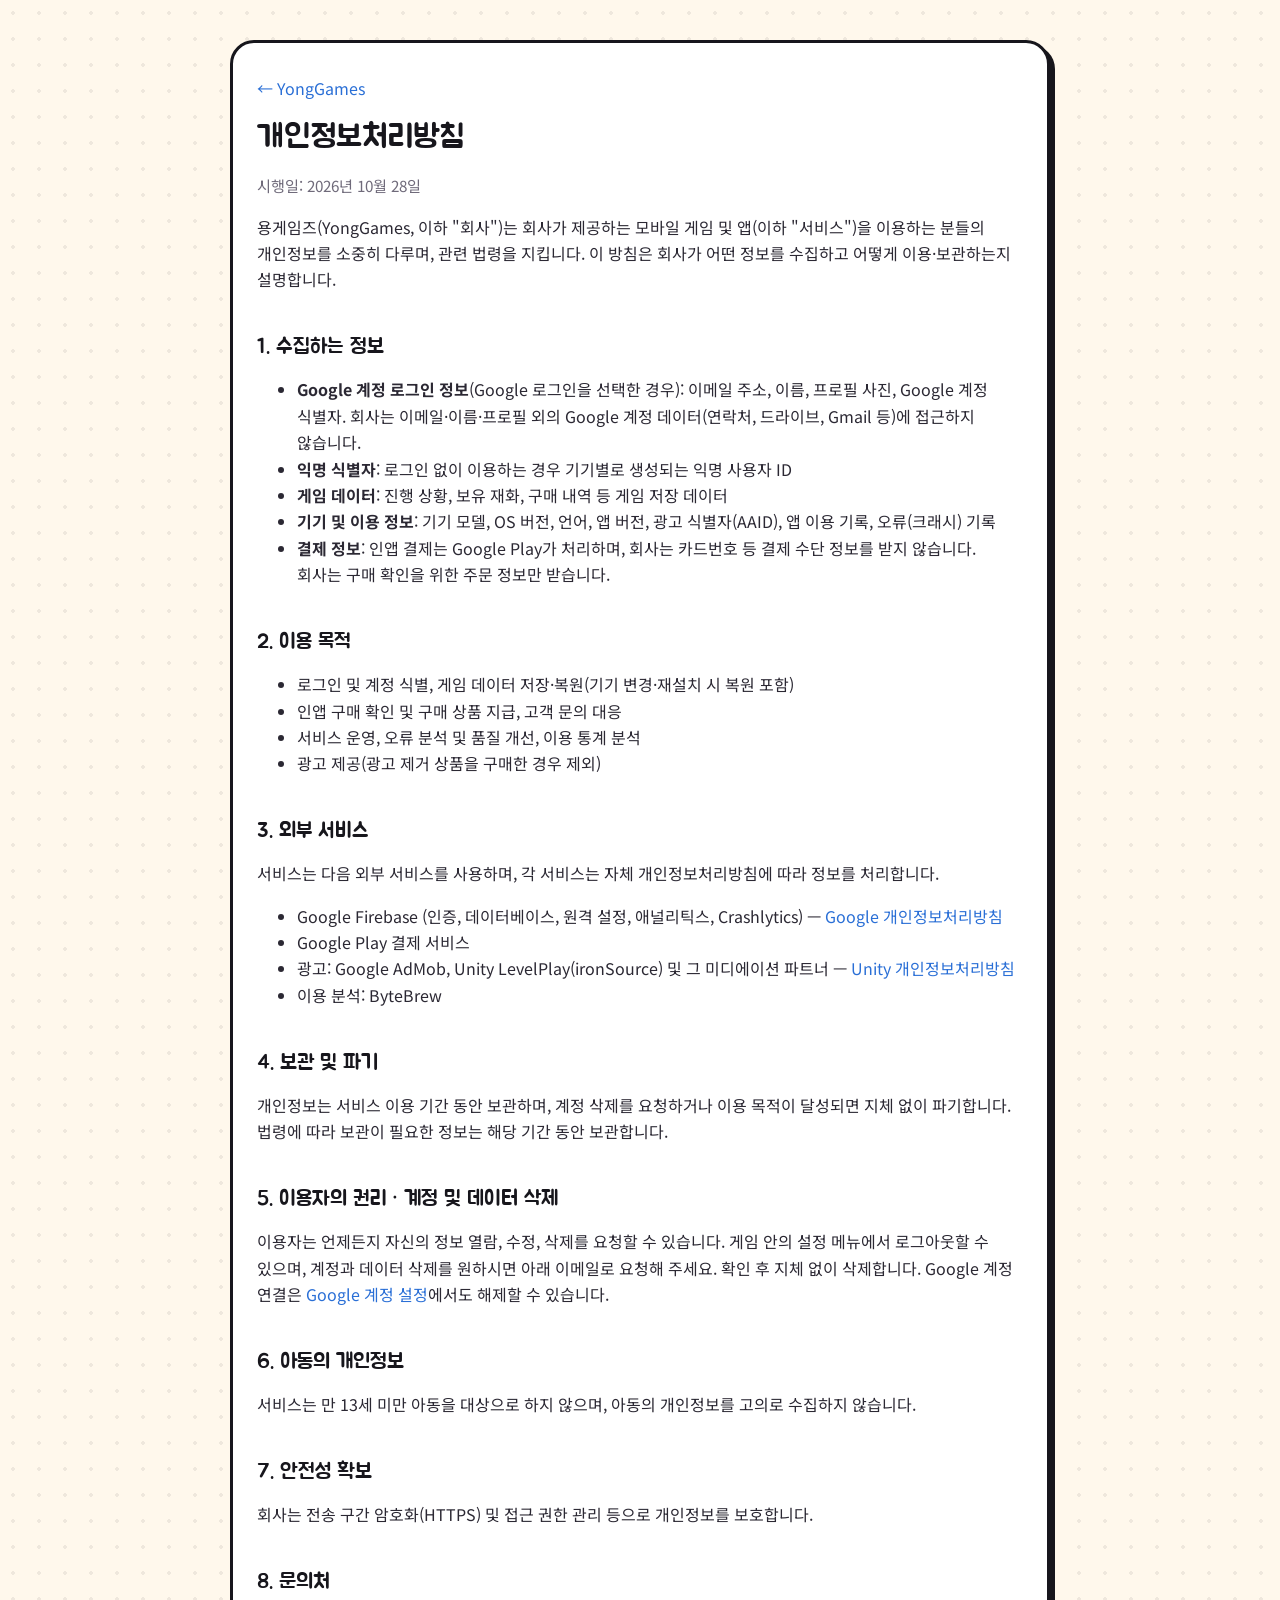
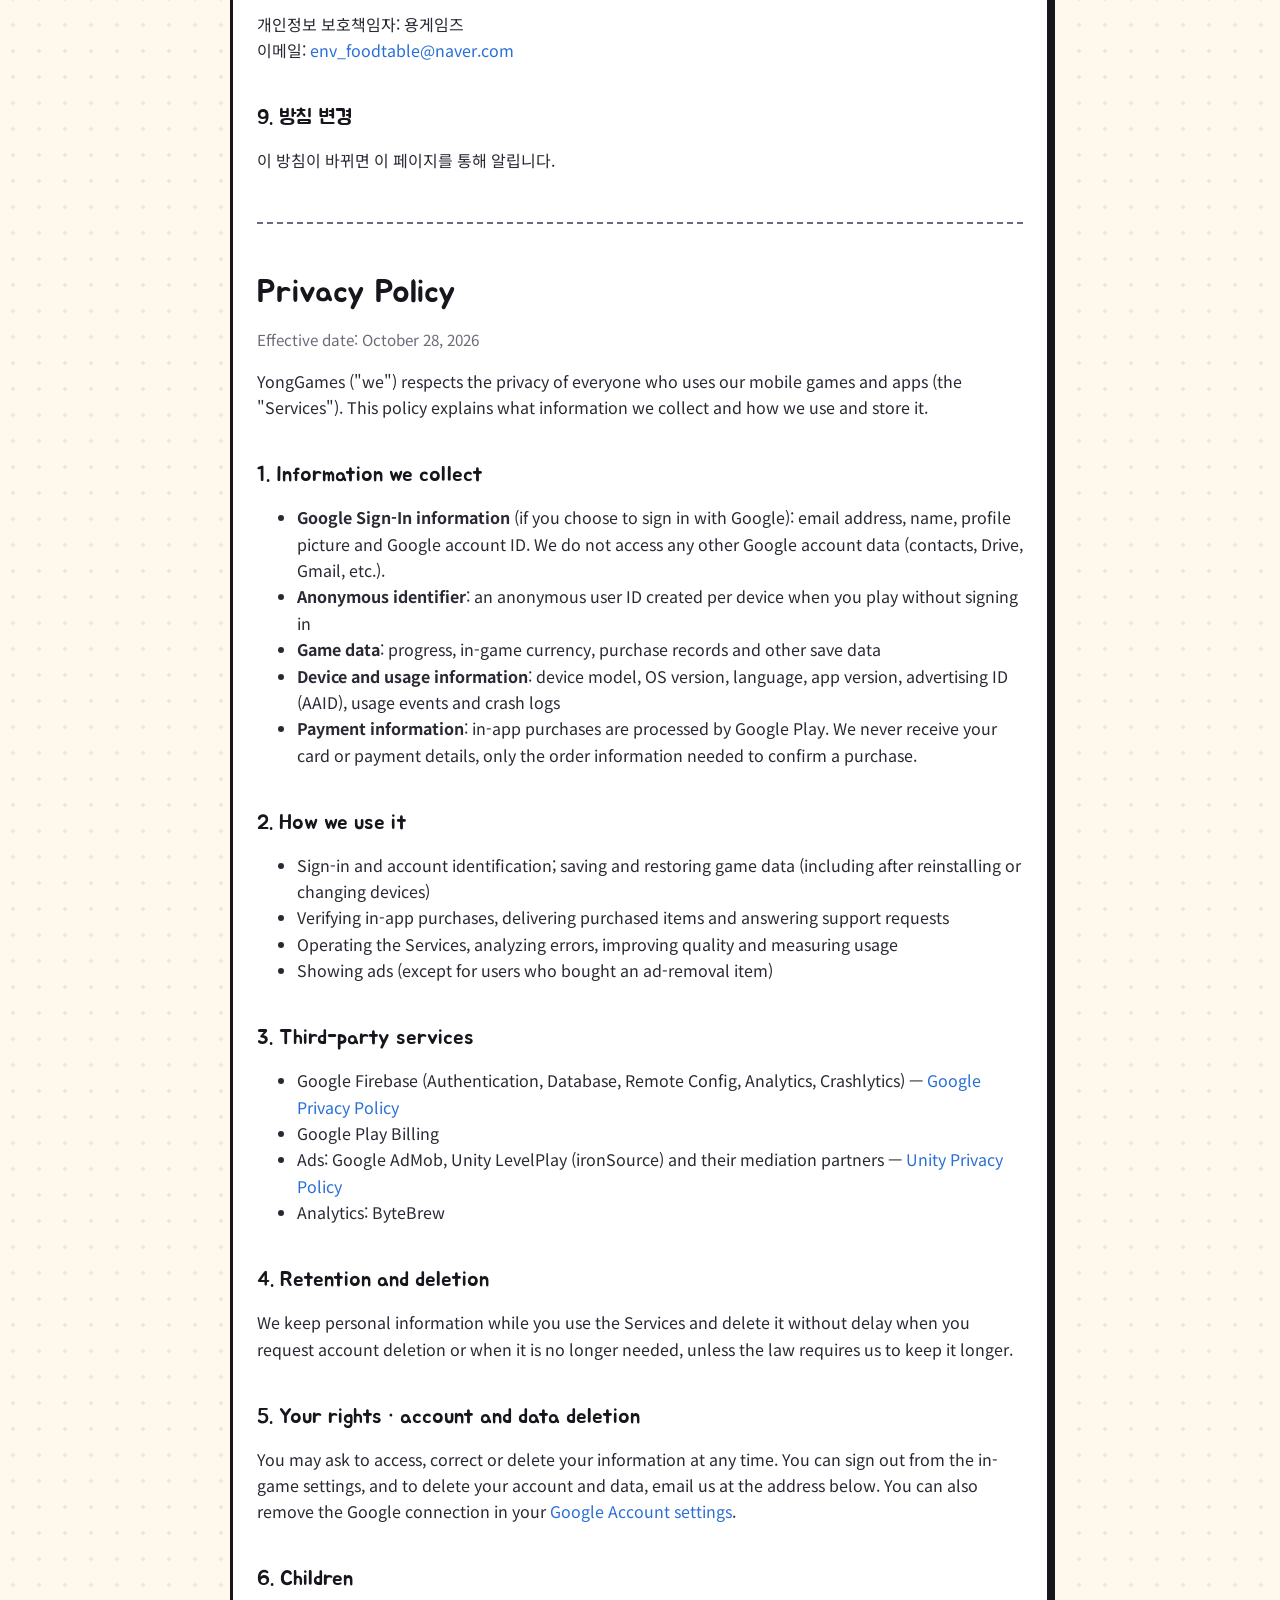
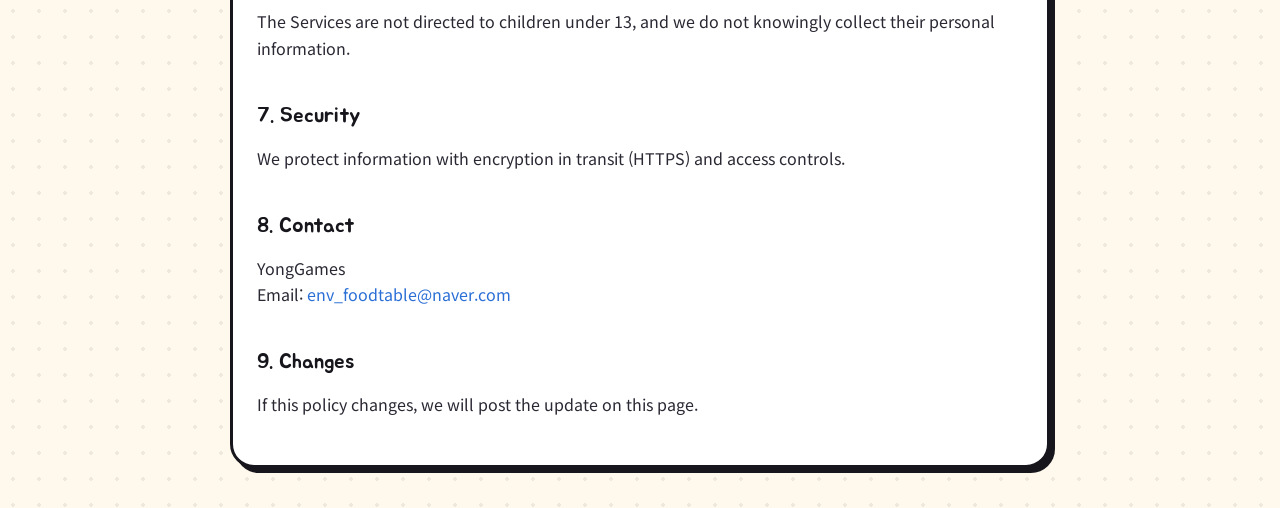
<file: privacy.html>
<!doctype html>
<html lang="ko">
  <head>
    <meta charset="UTF-8" />
    <meta name="viewport" content="width=device-width, initial-scale=1.0" />
    <title>개인정보처리방침 | YongGames</title>
    <link rel="icon" href="./assets/yonggames-logo.svg" type="image/svg+xml" />
    <link rel="preconnect" href="https://fonts.googleapis.com" />
    <link rel="preconnect" href="https://fonts.gstatic.com" crossorigin />
    <link href="https://fonts.googleapis.com/css2?family=Jua&family=Noto+Sans+KR:wght@400;500;700;900&display=swap" rel="stylesheet" />
    <link rel="stylesheet" href="./styles.css" />
    <style>
      .policy { max-width: 820px; margin: 40px auto; padding: 32px 24px; background: var(--card); border: var(--border); border-radius: var(--radius); box-shadow: var(--pop); }
      .policy h1 { font-family: var(--display); margin-top: 0; }
      .policy h2 { font-family: var(--display); margin-top: 2em; font-size: 1.3em; }
      .policy .muted { color: var(--muted); font-size: 0.95em; }
      .policy hr { border: 0; border-top: 2px dashed var(--muted); margin: 48px 0; }
      .policy a { color: var(--blue); }
      .back { display: inline-block; margin-bottom: 16px; }
      @media (max-width: 600px) { .policy { margin: 16px; padding: 24px 16px; } }
    </style>
  </head>
  <body>
    <main class="policy">
      <a class="back" href="./">← YongGames</a>

      <h1>개인정보처리방침</h1>
      <p class="muted">시행일: 2026년 10월 28일</p>
      <p>용게임즈(YongGames, 이하 "회사")는 회사가 제공하는 모바일 게임 및 앱(이하 "서비스")을 이용하는 분들의 개인정보를 소중히 다루며, 관련 법령을 지킵니다. 이 방침은 회사가 어떤 정보를 수집하고 어떻게 이용·보관하는지 설명합니다.</p>

      <h2>1. 수집하는 정보</h2>
      <ul>
        <li><b>Google 계정 로그인 정보</b>(Google 로그인을 선택한 경우): 이메일 주소, 이름, 프로필 사진, Google 계정 식별자. 회사는 이메일·이름·프로필 외의 Google 계정 데이터(연락처, 드라이브, Gmail 등)에 접근하지 않습니다.</li>
        <li><b>익명 식별자</b>: 로그인 없이 이용하는 경우 기기별로 생성되는 익명 사용자 ID</li>
        <li><b>게임 데이터</b>: 진행 상황, 보유 재화, 구매 내역 등 게임 저장 데이터</li>
        <li><b>기기 및 이용 정보</b>: 기기 모델, OS 버전, 언어, 앱 버전, 광고 식별자(AAID), 앱 이용 기록, 오류(크래시) 기록</li>
        <li><b>결제 정보</b>: 인앱 결제는 Google Play가 처리하며, 회사는 카드번호 등 결제 수단 정보를 받지 않습니다. 회사는 구매 확인을 위한 주문 정보만 받습니다.</li>
      </ul>

      <h2>2. 이용 목적</h2>
      <ul>
        <li>로그인 및 계정 식별, 게임 데이터 저장·복원(기기 변경·재설치 시 복원 포함)</li>
        <li>인앱 구매 확인 및 구매 상품 지급, 고객 문의 대응</li>
        <li>서비스 운영, 오류 분석 및 품질 개선, 이용 통계 분석</li>
        <li>광고 제공(광고 제거 상품을 구매한 경우 제외)</li>
      </ul>

      <h2>3. 외부 서비스</h2>
      <p>서비스는 다음 외부 서비스를 사용하며, 각 서비스는 자체 개인정보처리방침에 따라 정보를 처리합니다.</p>
      <ul>
        <li>Google Firebase (인증, 데이터베이스, 원격 설정, 애널리틱스, Crashlytics) — <a href="https://policies.google.com/privacy" target="_blank" rel="noopener">Google 개인정보처리방침</a></li>
        <li>Google Play 결제 서비스</li>
        <li>광고: Google AdMob, Unity LevelPlay(ironSource) 및 그 미디에이션 파트너 — <a href="https://unity.com/legal/privacy-policy" target="_blank" rel="noopener">Unity 개인정보처리방침</a></li>
        <li>이용 분석: ByteBrew</li>
      </ul>

      <h2>4. 보관 및 파기</h2>
      <p>개인정보는 서비스 이용 기간 동안 보관하며, 계정 삭제를 요청하거나 이용 목적이 달성되면 지체 없이 파기합니다. 법령에 따라 보관이 필요한 정보는 해당 기간 동안 보관합니다.</p>

      <h2>5. 이용자의 권리 · 계정 및 데이터 삭제</h2>
      <p>이용자는 언제든지 자신의 정보 열람, 수정, 삭제를 요청할 수 있습니다. 게임 안의 설정 메뉴에서 로그아웃할 수 있으며, 계정과 데이터 삭제를 원하시면 아래 이메일로 요청해 주세요. 확인 후 지체 없이 삭제합니다. Google 계정 연결은 <a href="https://myaccount.google.com/permissions" target="_blank" rel="noopener">Google 계정 설정</a>에서도 해제할 수 있습니다.</p>

      <h2>6. 아동의 개인정보</h2>
      <p>서비스는 만 13세 미만 아동을 대상으로 하지 않으며, 아동의 개인정보를 고의로 수집하지 않습니다.</p>

      <h2>7. 안전성 확보</h2>
      <p>회사는 전송 구간 암호화(HTTPS) 및 접근 권한 관리 등으로 개인정보를 보호합니다.</p>

      <h2>8. 문의처</h2>
      <p>개인정보 보호책임자: 용게임즈<br />이메일: <a href="mailto:env_foodtable@naver.com">env_foodtable@naver.com</a></p>

      <h2>9. 방침 변경</h2>
      <p>이 방침이 바뀌면 이 페이지를 통해 알립니다.</p>

      <hr />

      <h1>Privacy Policy</h1>
      <p class="muted">Effective date: October 28, 2026</p>
      <p>YongGames ("we") respects the privacy of everyone who uses our mobile games and apps (the "Services"). This policy explains what information we collect and how we use and store it.</p>

      <h2>1. Information we collect</h2>
      <ul>
        <li><b>Google Sign-In information</b> (if you choose to sign in with Google): email address, name, profile picture and Google account ID. We do not access any other Google account data (contacts, Drive, Gmail, etc.).</li>
        <li><b>Anonymous identifier</b>: an anonymous user ID created per device when you play without signing in</li>
        <li><b>Game data</b>: progress, in-game currency, purchase records and other save data</li>
        <li><b>Device and usage information</b>: device model, OS version, language, app version, advertising ID (AAID), usage events and crash logs</li>
        <li><b>Payment information</b>: in-app purchases are processed by Google Play. We never receive your card or payment details, only the order information needed to confirm a purchase.</li>
      </ul>

      <h2>2. How we use it</h2>
      <ul>
        <li>Sign-in and account identification; saving and restoring game data (including after reinstalling or changing devices)</li>
        <li>Verifying in-app purchases, delivering purchased items and answering support requests</li>
        <li>Operating the Services, analyzing errors, improving quality and measuring usage</li>
        <li>Showing ads (except for users who bought an ad-removal item)</li>
      </ul>

      <h2>3. Third-party services</h2>
      <ul>
        <li>Google Firebase (Authentication, Database, Remote Config, Analytics, Crashlytics) — <a href="https://policies.google.com/privacy" target="_blank" rel="noopener">Google Privacy Policy</a></li>
        <li>Google Play Billing</li>
        <li>Ads: Google AdMob, Unity LevelPlay (ironSource) and their mediation partners — <a href="https://unity.com/legal/privacy-policy" target="_blank" rel="noopener">Unity Privacy Policy</a></li>
        <li>Analytics: ByteBrew</li>
      </ul>

      <h2>4. Retention and deletion</h2>
      <p>We keep personal information while you use the Services and delete it without delay when you request account deletion or when it is no longer needed, unless the law requires us to keep it longer.</p>

      <h2>5. Your rights · account and data deletion</h2>
      <p>You may ask to access, correct or delete your information at any time. You can sign out from the in-game settings, and to delete your account and data, email us at the address below. You can also remove the Google connection in your <a href="https://myaccount.google.com/permissions" target="_blank" rel="noopener">Google Account settings</a>.</p>

      <h2>6. Children</h2>
      <p>The Services are not directed to children under 13, and we do not knowingly collect their personal information.</p>

      <h2>7. Security</h2>
      <p>We protect information with encryption in transit (HTTPS) and access controls.</p>

      <h2>8. Contact</h2>
      <p>YongGames<br />Email: <a href="mailto:env_foodtable@naver.com">env_foodtable@naver.com</a></p>

      <h2>9. Changes</h2>
      <p>If this policy changes, we will post the update on this page.</p>
    </main>
  </body>
</html>
</file>
<file: styles.css>
:root {
  --bg: #fff8ec;
  --bg-2: #fff1d6;
  --card: #ffffff;
  --ink: #17161c;
  --text: #2b2833;
  --muted: #6f6a7a;
  --red: #e3262f;
  --red-soft: #ffe1e1;
  --blue: #2a6fd6;
  --blue-soft: #dde9ff;
  --yellow: #ffcc1a;
  --yellow-soft: #fff1b8;
  --border: 3px solid var(--ink);
  --pop: 5px 5px 0 var(--ink);
  --pop-lg: 8px 8px 0 var(--ink);
  --radius: 24px;
  --display: "Jua", "Noto Sans KR", sans-serif;
}

* {
  box-sizing: border-box;
}

html {
  scroll-behavior: smooth;
}

body {
  margin: 0;
  font-family: "Noto Sans KR", system-ui, -apple-system, "Segoe UI", sans-serif;
  color: var(--text);
  background-color: var(--bg);
  background-image: radial-gradient(rgba(23, 22, 28, 0.07) 2px, transparent 2px);
  background-size: 26px 26px;
  word-break: keep-all;
  overflow-wrap: break-word;
  line-height: 1.65;
}

/* keep-all은 한국어 전용: 일본어·중국어·태국어처럼 띄어쓰기 없는 언어는 줄바꿈이 안 돼서 넘침 */
html:not([lang="ko"]) body {
  word-break: normal;
}

a {
  color: inherit;
  text-decoration: none;
}

h1,
h2,
h3 {
  margin: 0;
  line-height: 1.25;
  font-family: var(--display);
  font-weight: 400;
  color: var(--ink);
}

.eyebrow {
  display: inline-flex;
  align-items: center;
  gap: 8px;
  margin: 0 0 14px;
  padding: 4px 14px 4px 10px;
  border: 2px solid var(--ink);
  border-radius: 999px;
  background: #fff;
  font-family: var(--display);
  font-size: 14px;
  letter-spacing: 0.12em;
  color: var(--ink);
}

.dot {
  width: 12px;
  height: 12px;
  border-radius: 50%;
  border: 2px solid var(--ink);
}

.dot-red { background: var(--red); }
.dot-blue { background: var(--blue); }
.dot-yellow { background: var(--yellow); }

/* Header */
.site-header {
  position: fixed;
  inset: 0 0 auto;
  z-index: 50;
  display: flex;
  align-items: center;
  justify-content: space-between;
  padding: 14px clamp(16px, 5vw, 64px);
  transition: background 0.3s, border-color 0.3s;
  border-bottom: 3px solid transparent;
}

.site-header.scrolled {
  background: rgba(255, 248, 236, 0.92);
  backdrop-filter: blur(10px);
  border-color: var(--ink);
}

.logo {
  display: flex;
  align-items: center;
  gap: 8px;
  font-family: var(--display);
  font-size: 24px;
  color: var(--ink);
}

.logo img {
  transition: transform 0.4s cubic-bezier(0.34, 1.56, 0.64, 1);
}

.logo:hover img {
  transform: rotate(-15deg) scale(1.1);
}

.site-nav {
  display: flex;
  align-items: center;
  gap: 8px;
  font-family: var(--display);
  font-size: 18px;
}

.site-nav a {
  padding: 6px 14px;
  border-radius: 999px;
  color: var(--ink);
  transition: background 0.2s;
}

.site-nav a:hover {
  background: var(--yellow-soft);
}

.site-nav .nav-cta {
  margin-left: 6px;
  border: var(--border);
  background: var(--yellow);
  box-shadow: 3px 3px 0 var(--ink);
  transition: transform 0.15s, box-shadow 0.15s;
}

.site-nav .nav-cta:hover {
  background: var(--yellow);
  transform: translate(-2px, -2px);
  box-shadow: 5px 5px 0 var(--ink);
}

.header-right {
  display: flex;
  align-items: center;
  gap: 12px;
}

/* 언어 선택 */
.lang-picker {
  position: relative;
  display: flex;
  align-items: center;
}

.lang-globe {
  position: absolute;
  inset-inline-start: 11px;
  font-size: 16px;
  pointer-events: none;
}

.lang-picker select {
  appearance: none;
  max-width: 170px;
  height: 42px;
  padding-block: 0;
  padding-inline: 34px 30px;
  border: var(--border);
  border-radius: 999px;
  background:
    url("data:image/svg+xml,%3Csvg xmlns='http://www.w3.org/2000/svg' viewBox='0 0 10 6'%3E%3Cpath d='M1 1l4 4 4-4' fill='none' stroke='%2317161c' stroke-width='1.8' stroke-linecap='round' stroke-linejoin='round'/%3E%3C/svg%3E")
      no-repeat right 12px center / 10px 6px,
    #fff;
  box-shadow: 3px 3px 0 var(--ink);
  font: 700 14px/1 "Noto Sans KR", system-ui, sans-serif;
  color: var(--ink);
  text-overflow: ellipsis;
  cursor: pointer;
}

[dir="rtl"] .lang-picker select {
  background-position: left 12px center, 0 0;
}

.lang-picker select:focus-visible {
  outline: 3px solid var(--blue);
  outline-offset: 2px;
}

.nav-toggle {
  display: none;
  width: 46px;
  height: 46px;
  padding: 12px 10px;
  background: #fff;
  border: var(--border);
  border-radius: 14px;
  box-shadow: 3px 3px 0 var(--ink);
  cursor: pointer;
  flex-direction: column;
  justify-content: space-between;
}

.nav-toggle span {
  display: block;
  height: 3px;
  background: var(--ink);
  border-radius: 3px;
}

/* Hero */
.hero {
  position: relative;
  min-height: 100vh;
  display: grid;
  place-items: center;
  text-align: center;
  padding: 110px 16px 90px;
  overflow: hidden;
}

.hero-inner {
  position: relative;
  max-width: 760px;
}

.hero-logo {
  width: clamp(140px, 22vw, 200px);
  height: auto;
  animation: bob 3s ease-in-out infinite;
  filter: drop-shadow(0 14px 0 rgba(23, 22, 28, 0.1));
}

@keyframes bob {
  0%, 100% { transform: translateY(0) rotate(-3deg); }
  50% { transform: translateY(-14px) rotate(3deg); }
}

.hero h1 {
  font-size: clamp(56px, 11vw, 112px);
  margin-top: 8px;
  color: var(--ink);
  text-shadow:
    4px 4px 0 var(--yellow),
    7px 7px 0 var(--ink);
}

.hero-en {
  margin: 6px 0 24px;
  font-family: var(--display);
  font-size: clamp(16px, 2.4vw, 22px);
  letter-spacing: 0.4em;
  color: var(--blue);
}

.hero-lead {
  margin: 0 auto 34px;
  font-size: clamp(16px, 2.2vw, 20px);
  font-weight: 500;
  color: var(--muted);
}

.hero-actions {
  display: flex;
  flex-wrap: wrap;
  justify-content: center;
  gap: 16px;
}

.btn {
  display: inline-flex;
  align-items: center;
  justify-content: center;
  padding: 13px 28px;
  border: var(--border);
  border-radius: 999px;
  font-family: var(--display);
  font-size: 19px;
  color: var(--ink);
  box-shadow: var(--pop);
  transition: transform 0.15s, box-shadow 0.15s;
}

.btn:hover {
  transform: translate(-2px, -2px);
  box-shadow: 7px 7px 0 var(--ink);
}

.btn:active {
  transform: translate(3px, 3px);
  box-shadow: 2px 2px 0 var(--ink);
}

.btn-primary {
  background: var(--red);
  color: #fff;
}

.btn-white {
  background: #fff;
}

.btn-lg {
  padding: 16px 34px;
  font-size: 21px;
}

.scroll-hint {
  position: absolute;
  bottom: 28px;
  left: 50%;
  display: grid;
  place-items: center;
  width: 48px;
  height: 48px;
  margin-left: -24px;
  border: var(--border);
  border-radius: 50%;
  background: #fff;
  font-size: 22px;
  font-weight: 900;
  color: var(--ink);
  animation: hop 1.6s ease-in-out infinite;
}

@keyframes hop {
  0%, 100% { transform: translateY(0); }
  50% { transform: translateY(10px); }
}

/* 떠다니는 장식 */
.floaties .f {
  position: absolute;
  animation: float 7s ease-in-out infinite;
}

.f-red,
.f-blue,
.f-yellow {
  width: 64px;
  height: 64px;
  border: var(--border);
  border-radius: 50% 50% 50% 0;
}

.f-red { background: var(--red); top: 18%; left: 9%; transform: rotate(-20deg); }
.f-blue { background: var(--blue); bottom: 20%; left: 15%; width: 48px; height: 48px; animation-delay: -2s; }
.f-yellow { background: var(--yellow); top: 24%; right: 10%; width: 54px; height: 54px; animation-delay: -4s; }

.f-dot {
  width: 22px;
  height: 22px;
  border-radius: 50%;
  background: var(--ink);
}

.d1 { top: 14%; right: 26%; animation-delay: -1s; }
.d2 { bottom: 28%; right: 16%; width: 30px; height: 30px; animation-delay: -3s; }
.d3 { top: 46%; left: 5%; width: 16px; height: 16px; animation-delay: -5s; }

.f-star {
  font-size: 34px;
  color: var(--yellow);
  -webkit-text-stroke: 2px var(--ink);
}

.s1 { bottom: 16%; right: 30%; animation-delay: -2.5s; }
.s2 { top: 12%; left: 30%; font-size: 26px; color: var(--red); animation-delay: -6s; }

@keyframes float {
  0%, 100% { translate: 0 0; rotate: 0deg; }
  50% { translate: 0 -22px; rotate: 12deg; }
}

/* Sections */
.section {
  max-width: 1160px;
  margin: 0 auto;
  padding: 100px clamp(16px, 5vw, 48px);
}

.section-head {
  margin-bottom: 40px;
}

.section h2 {
  font-size: clamp(34px, 5vw, 52px);
}

/* 대표 게임 */
.featured {
  display: grid;
  grid-template-columns: 1.15fr 1fr;
  background: var(--card);
  border: var(--border);
  border-radius: 32px;
  box-shadow: var(--pop-lg);
  overflow: hidden;
  margin-bottom: 36px;
}

.featured-cover {
  position: relative;
  display: flex;
  align-items: center;
  justify-content: center;
  padding: 56px 32px 40px;
  background:
    radial-gradient(circle, rgba(255, 255, 255, 0.7) 3px, transparent 3px) 0 0 / 22px 22px,
    var(--blue-soft);
  border-right: var(--border);
}

.featured-cover img {
  display: block;
  width: 100%;
  height: auto;
  aspect-ratio: 460 / 215;
  object-fit: cover;
  border: var(--border);
  border-radius: 18px;
  box-shadow: var(--pop);
  transform: rotate(-2deg);
  transition: transform 0.3s cubic-bezier(0.34, 1.56, 0.64, 1);
}

.featured-cover:hover img {
  transform: rotate(0deg) scale(1.03);
}

.badge {
  position: absolute;
  top: 18px;
  left: 18px;
  padding: 6px 16px;
  border: var(--border);
  border-radius: 999px;
  background: var(--yellow);
  font-family: var(--display);
  font-size: 17px;
  color: var(--ink);
  box-shadow: 3px 3px 0 var(--ink);
  transform: rotate(-4deg);
}

.featured-body {
  padding: 34px 36px 36px;
}

.featured-body h3 {
  font-size: clamp(32px, 4vw, 42px);
}

.tagline {
  margin: 2px 0 12px;
  font-family: var(--display);
  font-size: 20px;
  color: var(--red);
}

.featured-body > p:not(.tagline) {
  margin: 0 0 18px;
  color: var(--muted);
}

.facts {
  list-style: none;
  margin: 0 0 26px;
  padding: 0;
  display: grid;
  gap: 6px;
  font-size: 15px;
}

.facts strong {
  display: inline-block;
  min-width: 64px;
  margin-right: 8px;
  color: var(--ink);
}

/* 대표 게임 2: 좌우 반전 + 폰 스크린샷 */
.featured-alt {
  grid-template-columns: 1fr 1.15fr;
}

.featured-alt .featured-cover {
  order: 2;
  border-right: 0;
  border-left: var(--border);
  background:
    radial-gradient(circle, rgba(255, 255, 255, 0.7) 3px, transparent 3px) 0 0 / 22px 22px,
    var(--yellow-soft);
}

.phones {
  gap: 0;
  min-height: 380px;
}

.phones .shot {
  width: 30%;
  max-width: 150px;
  aspect-ratio: 166 / 296;
  margin: 0 -10px;
  border-radius: 16px;
}

.phones .shot:nth-of-type(2) { transform: rotate(-8deg) translateY(16px); }
.phones .shot:nth-of-type(3) { transform: translateY(-8px); z-index: 1; }
.phones .shot:nth-of-type(4) { transform: rotate(8deg) translateY(16px); }

.featured-cover.phones:hover .shot {
  transform: none;
}

.phones .app-icon {
  position: absolute;
  right: 22px;
  bottom: 22px;
  z-index: 2;
  width: 76px;
  height: 76px;
  aspect-ratio: 1;
  border-radius: 20px;
  transform: rotate(8deg);
}

.badge-blue {
  background: var(--blue);
  color: #fff;
}

.phones .badge {
  z-index: 2;
}

.btn-blue {
  background: var(--blue);
  color: #fff;
}

.featured-cover.cover-pink {
  background:
    radial-gradient(circle, rgba(255, 255, 255, 0.7) 3px, transparent 3px) 0 0 / 22px 22px,
    var(--red-soft);
}

/* 다음 프로젝트 */
.coming {
  display: flex;
  align-items: center;
  gap: 24px;
  padding: 26px 30px;
  border: 3px dashed var(--ink);
  border-radius: var(--radius);
  background: rgba(255, 255, 255, 0.6);
}

.coming-q {
  flex-shrink: 0;
  display: grid;
  place-items: center;
  width: 72px;
  height: 72px;
  border: var(--border);
  border-radius: 20px;
  background: var(--red-soft);
  font-family: var(--display);
  font-size: 40px;
  color: var(--ink);
  transform: rotate(-6deg);
}

.coming h3 {
  margin: 8px 0 2px;
  font-size: 24px;
}

.coming p {
  margin: 0;
  color: var(--muted);
}

/* 게임 카드 */
.game-grid {
  display: grid;
  grid-template-columns: repeat(auto-fill, minmax(300px, 1fr));
  gap: 28px;
}

.game-card {
  background: var(--card);
  border: var(--border);
  border-radius: var(--radius);
  box-shadow: var(--pop);
  overflow: hidden;
  transition: transform 0.2s, box-shadow 0.2s;
}

.game-card:hover {
  transform: translate(-3px, -3px) rotate(-0.6deg);
  box-shadow: var(--pop-lg);
}

.game-cover {
  aspect-ratio: 16 / 8;
  display: grid;
  place-items: center;
  position: relative;
  border-bottom: var(--border);
  font-family: var(--display);
  font-size: 34px;
  color: var(--ink);
}

.game-cover img {
  position: absolute;
  inset: 0;
  width: 100%;
  height: 100%;
  object-fit: cover;
}

.cover-blue {
  background:
    radial-gradient(circle, rgba(255, 255, 255, 0.5) 3px, transparent 3px) 0 0 / 22px 22px,
    var(--blue-soft);
}

.cover-yellow {
  background:
    radial-gradient(circle, rgba(255, 255, 255, 0.6) 3px, transparent 3px) 0 0 / 22px 22px,
    var(--yellow-soft);
  font-size: 56px;
}

.game-body {
  padding: 22px 24px 24px;
}

.tags {
  display: flex;
  flex-wrap: wrap;
  gap: 6px;
  margin-bottom: 12px;
}

.tags span {
  padding: 2px 12px;
  border: 2px solid var(--ink);
  border-radius: 999px;
  background: var(--bg);
  font-size: 13px;
  font-weight: 700;
  color: var(--ink);
}

.game-body h3 {
  font-size: 24px;
  margin-bottom: 6px;
}

.game-body p {
  margin: 0 0 18px;
  color: var(--muted);
  font-size: 15px;
}

.game-meta {
  display: flex;
  justify-content: space-between;
  align-items: center;
}

.status {
  padding: 3px 12px;
  border: 2px solid var(--ink);
  border-radius: 10px;
  font-size: 13px;
  font-weight: 700;
  color: var(--ink);
}

.status-dev { background: var(--yellow); }
.status-soon { background: var(--red-soft); }

.link {
  font-family: var(--display);
  font-size: 17px;
  color: var(--blue);
}

/* About */
.about {
  display: grid;
  grid-template-columns: 1fr 1.15fr;
  gap: 56px;
  align-items: center;
}

.about-text h2 {
  margin-bottom: 18px;
}

.about-text p {
  color: var(--muted);
  font-size: 17px;
}

.values {
  list-style: none;
  margin: 0;
  padding: 0;
  display: grid;
  gap: 18px;
}

.values li {
  display: flex;
  align-items: center;
  gap: 18px;
  padding: 18px 22px;
  background: var(--card);
  border: var(--border);
  border-radius: var(--radius);
  box-shadow: var(--pop);
}

.values li:nth-child(2) { margin-left: 24px; }
.values li:nth-child(3) { margin-left: 48px; }

.pip {
  flex-shrink: 0;
  display: grid;
  place-items: center;
  width: 56px;
  height: 56px;
  border: var(--border);
  border-radius: 16px;
  font-family: var(--display);
  font-size: 28px;
  color: #fff;
  transform: rotate(-6deg);
}

.pip-red { background: var(--red); }
.pip-blue { background: var(--blue); }
.pip-yellow { background: var(--yellow); color: var(--ink); }

.values h3 {
  font-size: 22px;
}

.values p {
  margin: 2px 0 0;
  color: var(--muted);
}

/* News */
.news-list {
  list-style: none;
  margin: 0;
  padding: 8px 26px;
  background: var(--card);
  border: var(--border);
  border-radius: var(--radius);
  box-shadow: var(--pop);
}

.news-list li {
  display: flex;
  align-items: center;
  gap: 18px;
  padding: 20px 0;
  border-bottom: 2px dashed rgba(23, 22, 28, 0.2);
}

.news-list li:last-child {
  border-bottom: 0;
}

.news-list time {
  flex-shrink: 0;
  font-family: var(--display);
  font-size: 16px;
  color: var(--muted);
}

.news-tag {
  flex-shrink: 0;
  padding: 2px 12px;
  border: 2px solid var(--ink);
  border-radius: 10px;
  font-size: 13px;
  font-weight: 700;
}

.tag-red { background: var(--red); color: #fff; }
.tag-blue { background: var(--blue); color: #fff; }

.news-list p {
  margin: 0;
}

.news-list p a {
  font-weight: 700;
  color: var(--blue);
  text-decoration: underline;
  text-underline-offset: 3px;
}

/* Contact */
.contact {
  position: relative;
  text-align: center;
  max-width: 1060px;
  margin-bottom: 60px;
  padding-top: 72px;
  padding-bottom: 72px;
  border: var(--border);
  border-radius: 36px;
  box-shadow: var(--pop-lg);
  background:
    radial-gradient(rgba(23, 22, 28, 0.08) 2px, transparent 2px) 0 0 / 22px 22px,
    var(--yellow);
}

.contact .eyebrow {
  background: #fff;
}

.contact > p:not(.eyebrow) {
  margin: 12px 0 30px;
  font-weight: 500;
  color: var(--ink);
}

.socials {
  display: flex;
  flex-wrap: wrap;
  justify-content: center;
  gap: 10px;
  margin-top: 30px;
}

.socials a {
  padding: 6px 18px;
  border: 2px solid var(--ink);
  border-radius: 999px;
  background: #fff;
  font-family: var(--display);
  font-size: 16px;
  color: var(--ink);
  transition: transform 0.15s, background 0.15s;
}

.socials a:hover {
  transform: translateY(-3px);
  background: var(--blue-soft);
}

/* Footer */
.site-footer {
  display: flex;
  justify-content: space-between;
  align-items: center;
  flex-wrap: wrap;
  gap: 12px;
  padding: 26px clamp(16px, 5vw, 64px);
  border-top: var(--border);
  background: #fff;
  color: var(--muted);
  font-size: 14px;
}

.site-footer .logo {
  font-size: 20px;
}

.site-footer p {
  margin: 0;
}

/* Reveal animation */
.reveal {
  opacity: 0;
  transform: translateY(30px) scale(0.97);
  transition:
    opacity 0.6s ease,
    transform 0.6s cubic-bezier(0.34, 1.56, 0.64, 1);
}

.reveal.visible {
  opacity: 1;
  transform: none;
}

/* 오른쪽→왼쪽 언어(아랍어) */
[dir="rtl"] .featured-cover {
  border-right: 0;
  border-left: var(--border);
}

[dir="rtl"] .featured-alt .featured-cover {
  border-left: 0;
  border-right: var(--border);
}

[dir="rtl"] .badge {
  left: auto;
  right: 18px;
}

[dir="rtl"] .phones .app-icon {
  right: auto;
  left: 22px;
}

[dir="rtl"] .facts strong {
  margin-right: 0;
  margin-left: 8px;
}

[dir="rtl"] .values li:nth-child(2) { margin-left: 0; margin-right: 24px; }
[dir="rtl"] .values li:nth-child(3) { margin-left: 0; margin-right: 48px; }

[dir="rtl"] .site-nav .nav-cta {
  margin-left: 0;
  margin-right: 6px;
}

@media (prefers-reduced-motion: reduce) {
  .reveal {
    opacity: 1;
    transform: none;
    transition: none;
  }
  .hero-logo,
  .scroll-hint,
  .floaties .f {
    animation: none;
  }
}

/* Mobile */
@media (max-width: 820px) {
  .nav-toggle {
    display: flex;
  }

  .site-nav {
    position: fixed;
    inset: 76px 16px auto;
    flex-direction: column;
    align-items: stretch;
    gap: 4px;
    padding: 12px;
    background: #fff;
    border: var(--border);
    border-radius: var(--radius);
    box-shadow: var(--pop);
    opacity: 0;
    pointer-events: none;
    transform: translateY(-8px);
    transition: opacity 0.2s, transform 0.2s;
  }

  .site-nav.open {
    opacity: 1;
    pointer-events: auto;
    transform: none;
  }

  .site-nav a {
    padding: 10px 14px;
  }

  .site-nav .nav-cta {
    margin: 6px 0 0;
    text-align: center;
  }

  .featured {
    grid-template-columns: 1fr;
  }

  .featured-cover {
    padding: 54px 18px 28px;
    border-right: 0;
    border-bottom: var(--border);
  }

  .featured-body {
    padding: 24px 22px 26px;
  }

  .featured-alt .featured-cover {
    order: 0;
    border-left: 0;
  }

  .phones {
    min-height: 0;
    padding-bottom: 44px;
  }

  .phones .app-icon {
    width: 60px;
    height: 60px;
    right: 14px;
    bottom: 14px;
  }

  .coming {
    padding: 22px 20px;
    gap: 16px;
  }

  .about {
    grid-template-columns: 1fr;
    gap: 32px;
  }

  .values li:nth-child(n),
  [dir="rtl"] .values li:nth-child(n) {
    margin-left: 0;
    margin-right: 0;
  }

  [dir="rtl"] .featured-cover,
  [dir="rtl"] .featured-alt .featured-cover {
    border-left: 0;
    border-right: 0;
  }

  .header-right {
    gap: 8px;
  }

  .lang-picker select {
    max-width: 112px;
    height: 46px;
    padding-inline: 32px 24px;
    font-size: 13px;
    border-radius: 14px;
    background-position: right 9px center, 0 0;
  }

  [dir="rtl"] .lang-picker select {
    background-position: left 9px center, 0 0;
  }

  .game-grid {
    grid-template-columns: 1fr;
  }

  .news-list {
    padding: 4px 18px;
  }

  .news-list li {
    flex-wrap: wrap;
    gap: 6px 12px;
  }

  .news-list p {
    flex-basis: 100%;
  }

  .section {
    padding-top: 76px;
    padding-bottom: 76px;
  }

  .contact {
    margin-left: 16px;
    margin-right: 16px;
    padding-left: 20px;
    padding-right: 20px;
  }

  .btn-lg {
    font-size: 17px;
    padding: 14px 22px;
  }

  .f-red { left: 4%; top: 12%; }
  .f-yellow { right: 5%; top: 16%; }
  .s2,
  .d3 {
    display: none;
  }
}
</file>
